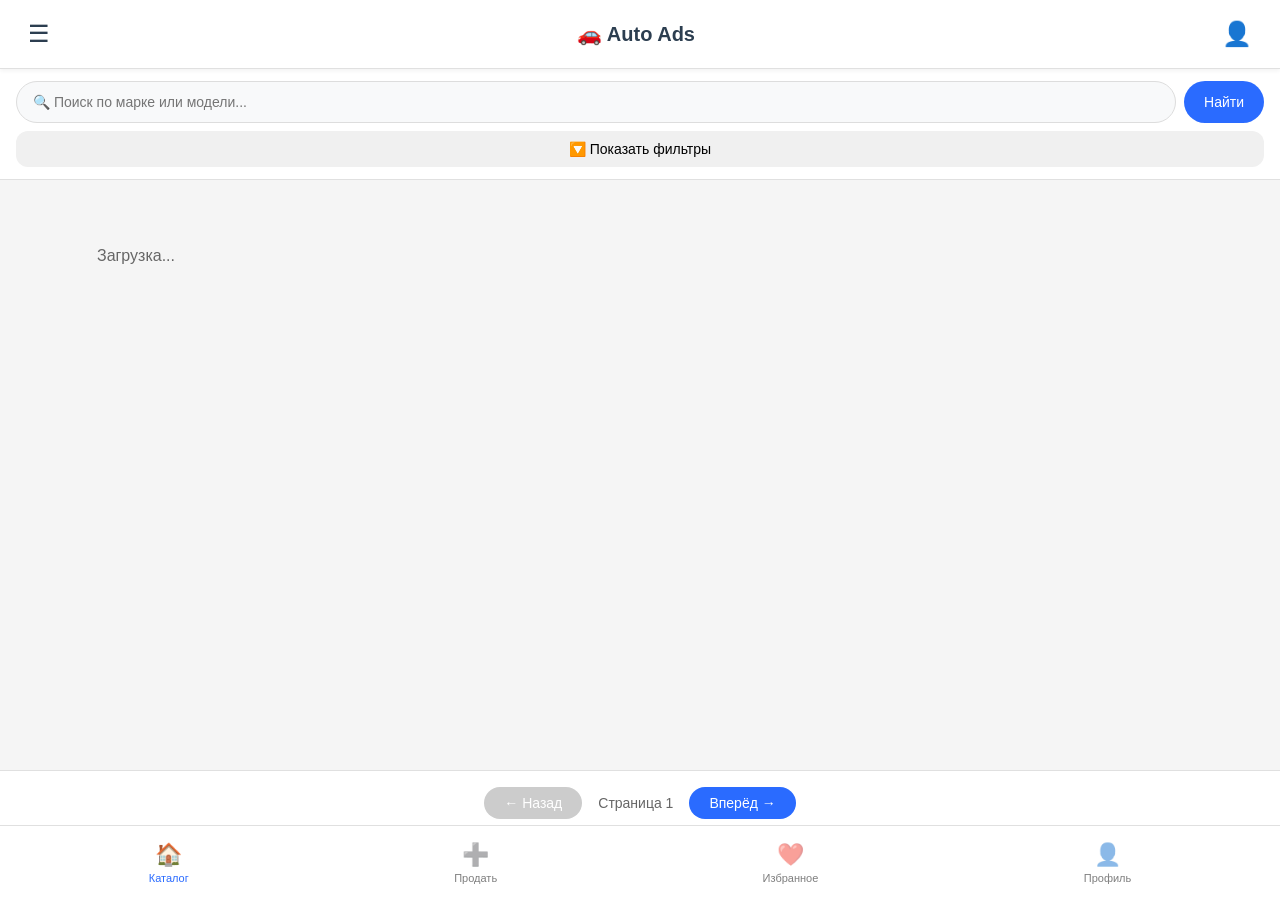
<file: mini_app/index.html>
<!DOCTYPE html>
<html lang="ru">
<head>
    <meta charset="UTF-8">
    <meta name="viewport" content="width=device-width, initial-scale=1.0, user-scalable=yes">
    <title>Auto Ads - Каталог автомобилей</title>
    <link rel="stylesheet" href="css/style.css">
    <script src="https://telegram.org/js/telegram-web-app.js"></script>
</head>
<body>
    <div class="app">
        <header class="header">
            <button class="menu-btn" id="menuBtn">☰</button>
            <h1>🚗 Auto Ads</h1>
            <button class="profile-btn" id="profileBtn">👤</button>
        </header>

        <div class="search-section">
            <div class="search-bar">
                <input type="text" id="searchInput" placeholder="🔍 Поиск по марке или модели..." autocomplete="off">
                <button id="searchBtn">Найти</button>
            </div>
            
            <button class="toggle-filters" id="toggleFilters">
                🔽 Показать фильтры
            </button>
            
            <div class="filters" id="filters" style="display: none;">
                <select id="brandFilter">
                    <option value="">Все марки</option>
                </select>
                <input type="text" id="modelFilter" placeholder="Модель">
                <div class="filter-row">
                    <input type="number" id="priceMin" placeholder="Цена от">
                    <input type="number" id="priceMax" placeholder="Цена до">
                </div>
                <div class="filter-row">
                    <input type="number" id="yearMin" placeholder="Год от">
                    <input type="number" id="yearMax" placeholder="Год до">
                </div>
                <button id="applyFilters" class="apply-btn">Применить фильтры</button>
            </div>
        </div>

        <div class="ads-grid" id="adsGrid">
            <div class="loading">Загрузка...</div>
        </div>

        <div class="pagination" id="pagination">
            <button class="prev-btn" id="prevPage" disabled>← Назад</button>
            <span class="page-info" id="pageInfo">Страница 1</span>
            <button class="next-btn" id="nextPage">Вперёд →</button>
        </div>

        <nav class="bottom-nav">
            <button class="nav-btn active" data-page="catalog">
                <span class="nav-icon">🏠</span>
                <span>Каталог</span>
            </button>
            <button class="nav-btn" data-page="add">
                <span class="nav-icon">➕</span>
                <span>Продать</span>
            </button>
            <button class="nav-btn" data-page="favorites">
                <span class="nav-icon">❤️</span>
                <span>Избранное</span>
            </button>
            <button class="nav-btn" data-page="profile">
                <span class="nav-icon">👤</span>
                <span>Профиль</span>
            </button>
        </nav>
    </div>

    <script src="js/api.js"></script>
    <script src="js/app.js"></script>
</body>
</html>
</file>
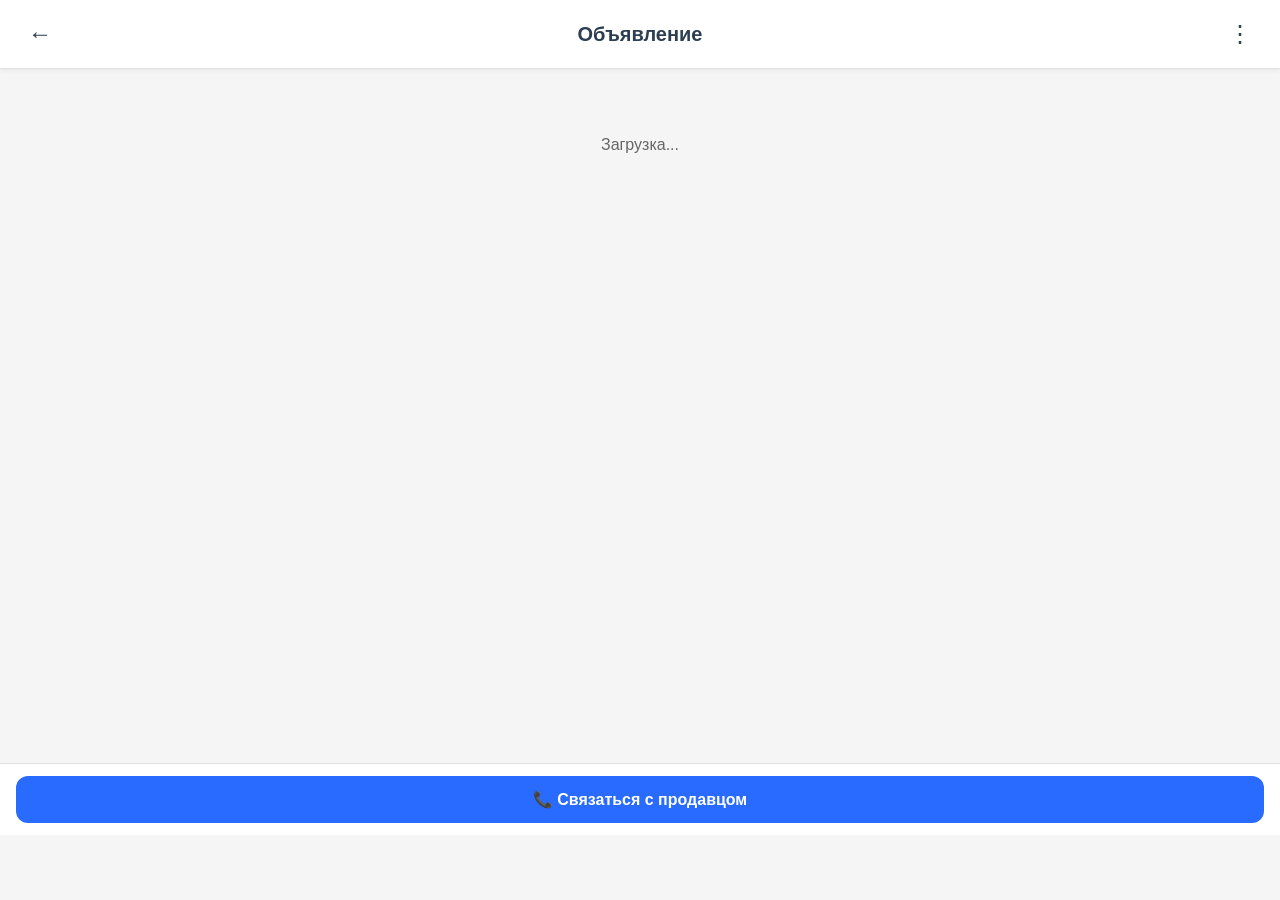
<file: mini_app/ad.html>
<!DOCTYPE html>
<html lang="ru">
<head>
    <meta charset="UTF-8">
    <meta name="viewport" content="width=device-width, initial-scale=1.0, user-scalable=yes">
    <title>Auto Ads - Детали объявления</title>
    <link rel="stylesheet" href="css/style.css">
    <script src="https://telegram.org/js/telegram-web-app.js"></script>
</head>
<body>
    <div class="app">
        <header class="header">
            <button class="back-btn" onclick="history.back()">←</button>
            <h1>Объявление</h1>
            <button class="menu-btn" id="menuBtn">⋮</button>
        </header>

        <div class="ad-detail" id="adDetail">
            <div class="loading">Загрузка...</div>
        </div>

        <div class="contact-bar">
            <button class="contact-btn" id="contactBtn">📞 Связаться с продавцом</button>
        </div>
    </div>

    <script src="js/api.js"></script>
    <script src="js/ad.js"></script>
</body>
</html>
</file>
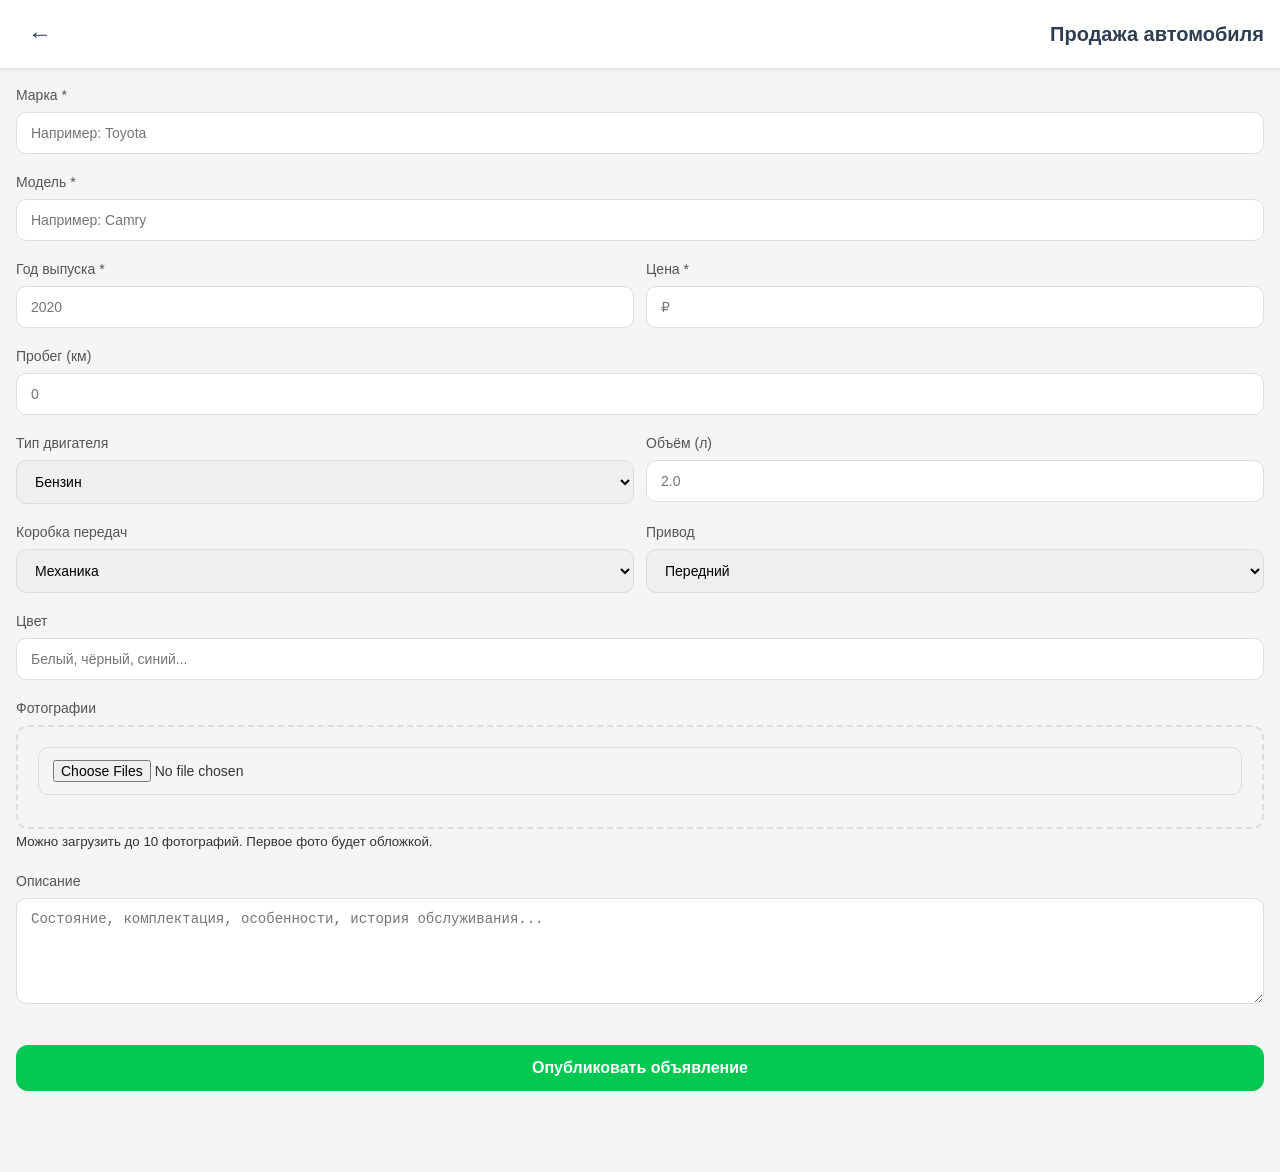
<file: mini_app/add-ad.html>
<!DOCTYPE html>
<html lang="ru">
<head>
    <meta charset="UTF-8">
    <meta name="viewport" content="width=device-width, initial-scale=1.0, user-scalable=yes">
    <title>Auto Ads - Добавить объявление</title>
    <link rel="stylesheet" href="css/style.css">
    <script src="https://telegram.org/js/telegram-web-app.js"></script>
</head>
<body>
    <div class="app">
        <header class="header">
            <button class="back-btn" onclick="history.back()">←</button>
            <h1>Продажа автомобиля</h1>
        </header>

        <form id="adForm" class="ad-form">
            <div class="form-group">
                <label>Марка *</label>
                <input type="text" id="brand" required placeholder="Например: Toyota">
            </div>

            <div class="form-group">
                <label>Модель *</label>
                <input type="text" id="model" required placeholder="Например: Camry">
            </div>

            <div class="form-row">
                <div class="form-group">
                    <label>Год выпуска *</label>
                    <input type="number" id="year" required min="1900" max="2026" placeholder="2020">
                </div>
                <div class="form-group">
                    <label>Цена *</label>
                    <input type="number" id="price" required placeholder="₽">
                </div>
            </div>

            <div class="form-group">
                <label>Пробег (км)</label>
                <input type="number" id="mileage" placeholder="0">
            </div>

            <div class="form-row">
                <div class="form-group">
                    <label>Тип двигателя</label>
                    <select id="engineType">
                        <option value="Бензин">Бензин</option>
                        <option value="Дизель">Дизель</option>
                        <option value="Электро">Электро</option>
                        <option value="Гибрид">Гибрид</option>
                    </select>
                </div>
                <div class="form-group">
                    <label>Объём (л)</label>
                    <input type="number" id="engineCapacity" step="0.1" placeholder="2.0">
                </div>
            </div>

            <div class="form-row">
                <div class="form-group">
                    <label>Коробка передач</label>
                    <select id="transmission">
                        <option value="Механика">Механика</option>
                        <option value="Автомат">Автомат</option>
                        <option value="Робот">Робот</option>
                        <option value="Вариатор">Вариатор</option>
                    </select>
                </div>
                <div class="form-group">
                    <label>Привод</label>
                    <select id="drive">
                        <option value="Передний">Передний</option>
                        <option value="Задний">Задний</option>
                        <option value="Полный">Полный</option>
                    </select>
                </div>
            </div>

            <div class="form-group">
                <label>Цвет</label>
                <input type="text" id="color" placeholder="Белый, чёрный, синий...">
            </div>

            <div class="form-group">
                <label>Фотографии</label>
                <div class="photo-upload" id="photoUpload">
                    <input type="file" id="photoInput" accept="image/*" multiple>
                    <div class="photo-preview" id="photoPreview"></div>
                </div>
                <small>Можно загрузить до 10 фотографий. Первое фото будет обложкой.</small>
            </div>

            <div class="form-group">
                <label>Описание</label>
                <textarea id="description" rows="5" placeholder="Состояние, комплектация, особенности, история обслуживания..."></textarea>
            </div>

            <button type="submit" class="submit-btn">Опубликовать объявление</button>
        </form>
    </div>

    <script src="js/api.js"></script>
    <script src="js/add-ad.js"></script>
</body>
</html>
</file>
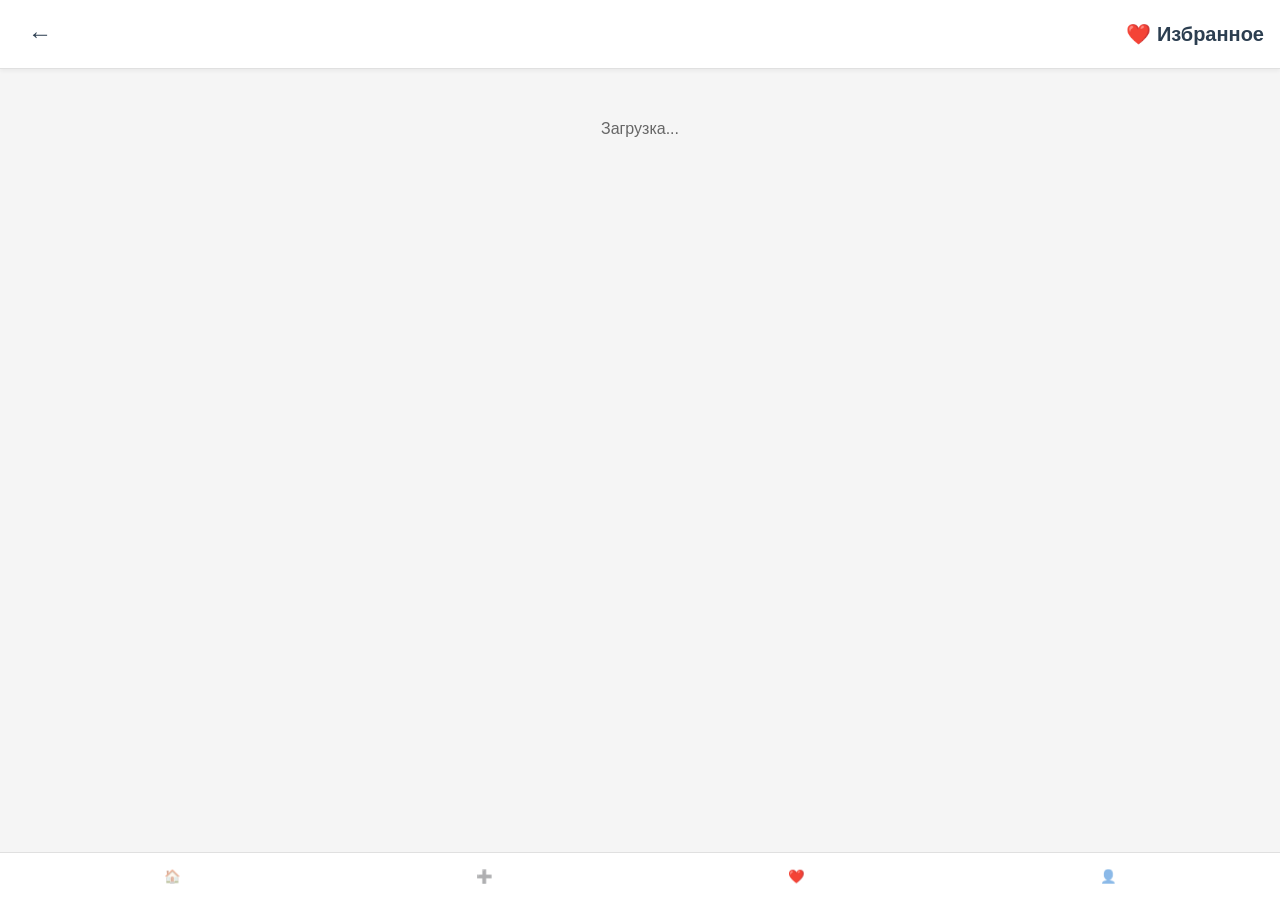
<file: mini_app/favorites.html>
<!DOCTYPE html>
<html lang="ru">
<head>
    <meta charset="UTF-8">
    <meta name="viewport" content="width=device-width, initial-scale=1.0, user-scalable=yes">
    <title>Auto Ads - Избранное</title>
    <link rel="stylesheet" href="css/style.css">
    <script src="https://telegram.org/js/telegram-web-app.js"></script>
</head>
<body>
    <div class="app">
        <header class="header">
            <button class="back-btn" onclick="history.back()">←</button>
            <h1>❤️ Избранное</h1>
        </header>

        <div class="favorites-list" id="favoritesList">
            <div class="loading">Загрузка...</div>
        </div>

        <nav class="bottom-nav">
            <button class="nav-btn" data-page="catalog">🏠</button>
            <button class="nav-btn" data-page="add">➕</button>
            <button class="nav-btn active" data-page="favorites">❤️</button>
            <button class="nav-btn" data-page="profile">👤</button>
        </nav>
    </div>

    <script src="js/api.js"></script>
    <script src="js/favorites.js"></script>
</body>
</html>
</file>
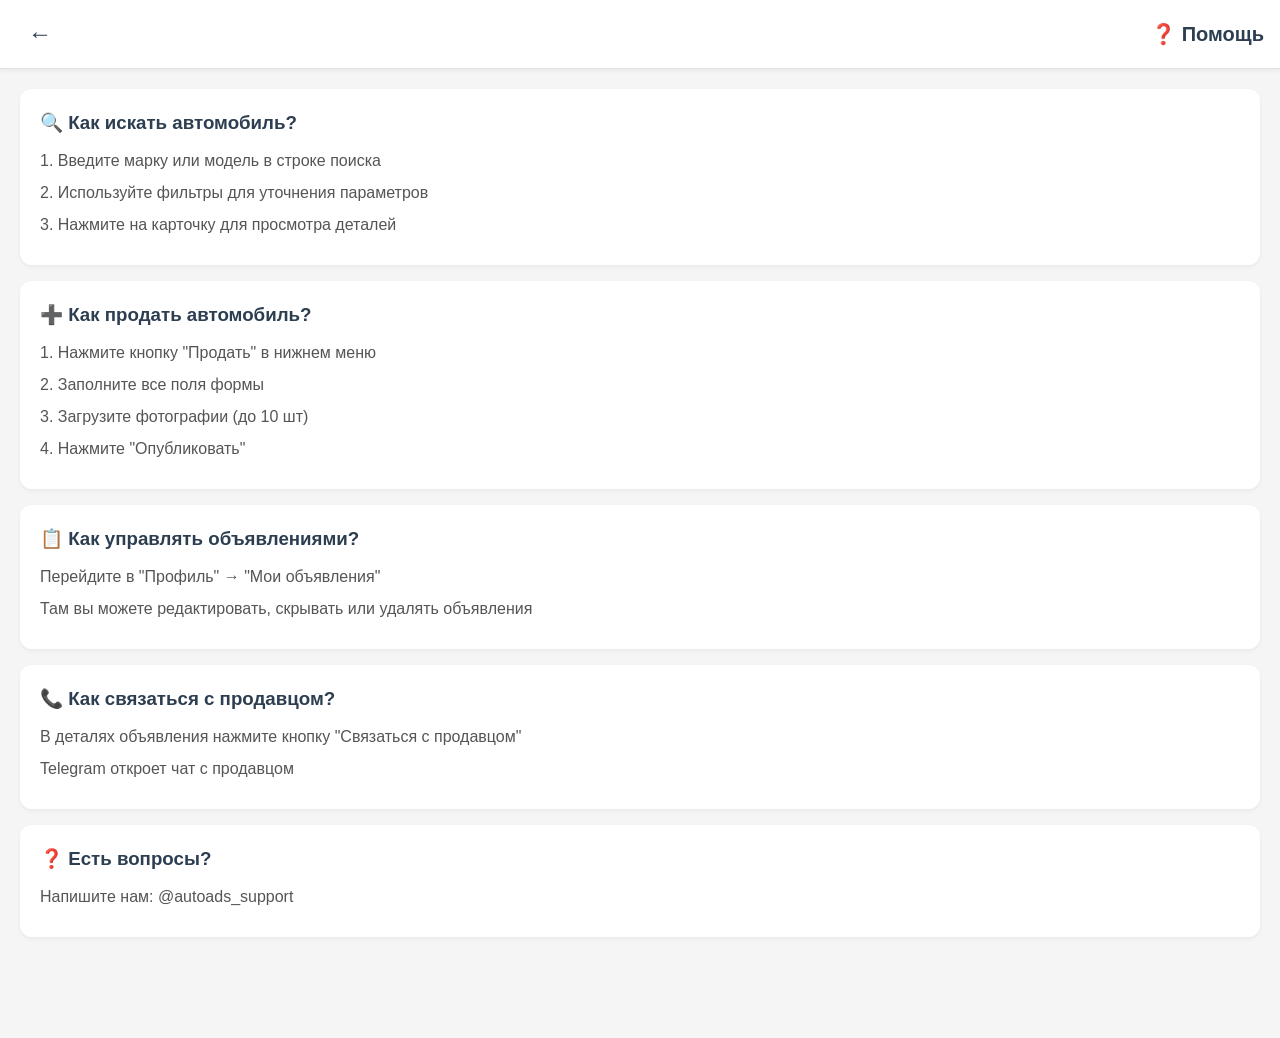
<file: mini_app/help.html>
<!DOCTYPE html>
<html lang="ru">
<head>
    <meta charset="UTF-8">
    <meta name="viewport" content="width=device-width, initial-scale=1.0, user-scalable=yes">
    <title>Auto Ads - Помощь</title>
    <link rel="stylesheet" href="css/style.css">
    <script src="https://telegram.org/js/telegram-web-app.js"></script>
</head>
<body>
    <div class="app">
        <header class="header">
            <button class="back-btn" onclick="history.back()">←</button>
            <h1>❓ Помощь</h1>
        </header>

        <div class="help-container">
            <div class="help-section">
                <h3>🔍 Как искать автомобиль?</h3>
                <p>1. Введите марку или модель в строке поиска</p>
                <p>2. Используйте фильтры для уточнения параметров</p>
                <p>3. Нажмите на карточку для просмотра деталей</p>
            </div>

            <div class="help-section">
                <h3>➕ Как продать автомобиль?</h3>
                <p>1. Нажмите кнопку "Продать" в нижнем меню</p>
                <p>2. Заполните все поля формы</p>
                <p>3. Загрузите фотографии (до 10 шт)</p>
                <p>4. Нажмите "Опубликовать"</p>
            </div>

            <div class="help-section">
                <h3>📋 Как управлять объявлениями?</h3>
                <p>Перейдите в "Профиль" → "Мои объявления"</p>
                <p>Там вы можете редактировать, скрывать или удалять объявления</p>
            </div>

            <div class="help-section">
                <h3>📞 Как связаться с продавцом?</h3>
                <p>В деталях объявления нажмите кнопку "Связаться с продавцом"</p>
                <p>Telegram откроет чат с продавцом</p>
            </div>

            <div class="help-section">
                <h3>❓ Есть вопросы?</h3>
                <p>Напишите нам: @autoads_support</p>
            </div>
        </div>
    </div>

    <script src="js/api.js"></script>
</body>
</html>
</file>
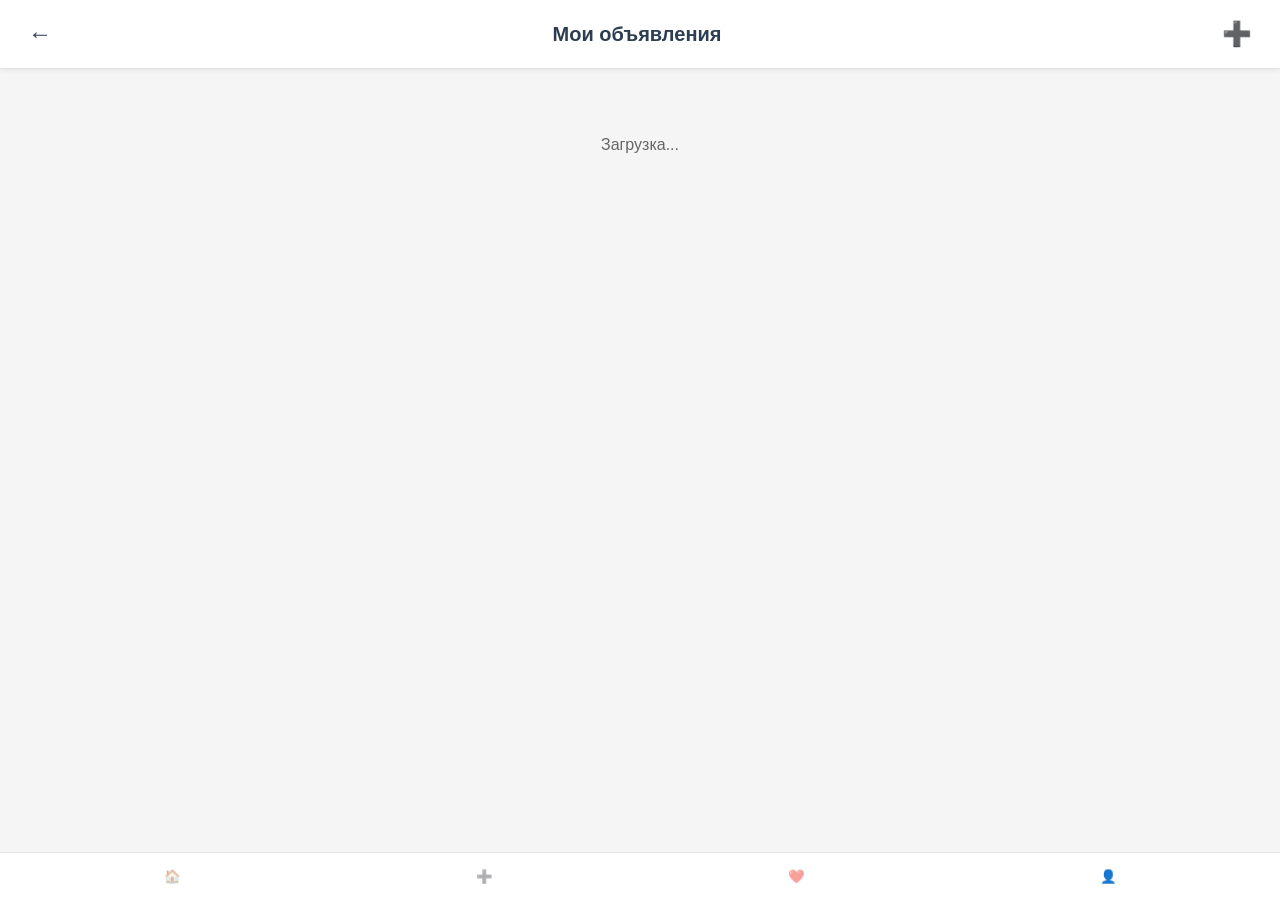
<file: mini_app/my-ads.html>
<!DOCTYPE html>
<html lang="ru">
<head>
    <meta charset="UTF-8">
    <meta name="viewport" content="width=device-width, initial-scale=1.0, user-scalable=yes">
    <title>Auto Ads - Мои объявления</title>
    <link rel="stylesheet" href="css/style.css">
    <script src="https://telegram.org/js/telegram-web-app.js"></script>
</head>
<body>
    <div class="app">
        <header class="header">
            <button class="back-btn" onclick="history.back()">←</button>
            <h1>Мои объявления</h1>
            <button class="add-btn" id="addBtn">➕</button>
        </header>

        <div class="my-ads-list" id="myAdsList">
            <div class="loading">Загрузка...</div>
        </div>

        <nav class="bottom-nav">
            <button class="nav-btn" data-page="catalog">🏠</button>
            <button class="nav-btn" data-page="add">➕</button>
            <button class="nav-btn" data-page="favorites">❤️</button>
            <button class="nav-btn active" data-page="profile">👤</button>
        </nav>
    </div>

    <script src="js/api.js"></script>
    <script src="js/my-ads.js"></script>
</body>
</html>
</file>
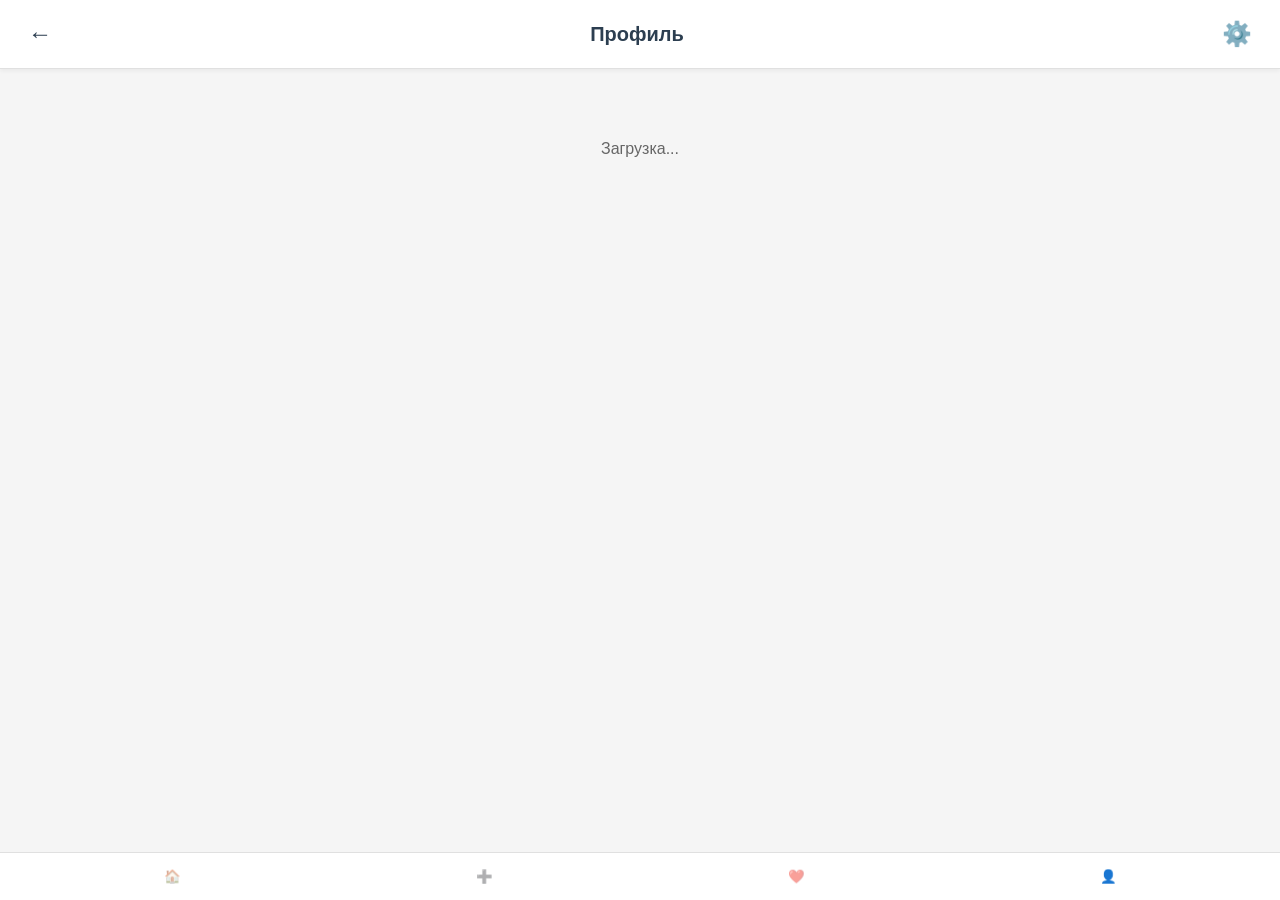
<file: mini_app/profile.html>
<!DOCTYPE html>
<html lang="ru">
<head>
    <meta charset="UTF-8">
    <meta name="viewport" content="width=device-width, initial-scale=1.0, user-scalable=yes">
    <title>Auto Ads - Профиль</title>
    <link rel="stylesheet" href="css/style.css">
    <script src="https://telegram.org/js/telegram-web-app.js"></script>
</head>
<body>
    <div class="app">
        <header class="header">
            <button class="back-btn" onclick="history.back()">←</button>
            <h1>Профиль</h1>
            <button class="settings-btn" id="settingsBtn">⚙️</button>
        </header>

        <div class="profile-container" id="profileContainer">
            <div class="loading">Загрузка...</div>
        </div>

        <nav class="bottom-nav">
            <button class="nav-btn" data-page="catalog">🏠</button>
            <button class="nav-btn" data-page="add">➕</button>
            <button class="nav-btn" data-page="favorites">❤️</button>
            <button class="nav-btn active" data-page="profile">👤</button>
        </nav>
    </div>

    <script src="js/api.js"></script>
    <script src="js/profile.js"></script>
</body>
</html>
</file>
<file: mini_app/css/style.css>
* {
    margin: 0;
    padding: 0;
    box-sizing: border-box;
}

:root {
    --primary: #2A6BFF;
    --primary-dark: #1E5AE8;
    --secondary: #FF6B2A;
    --success: #00C851;
    --danger: #ff4444;
    --warning: #ffbb33;
    --dark: #2c3e50;
    --light: #ecf0f1;
    --gray: #95a5a6;
    --white: #ffffff;
}

body {
    font-family: -apple-system, BlinkMacSystemFont, 'Segoe UI', Roboto, Helvetica, Arial, sans-serif;
    background: #f5f5f5;
    color: #333;
    line-height: 1.5;
}

.app {
    max-width: 100%;
    min-height: 100vh;
    display: flex;
    flex-direction: column;
    padding-bottom: 65px;
}

/* Header */
.header {
    background: var(--white);
    padding: 12px 16px;
    display: flex;
    justify-content: space-between;
    align-items: center;
    border-bottom: 1px solid #e0e0e0;
    position: sticky;
    top: 0;
    z-index: 100;
    box-shadow: 0 2px 4px rgba(0,0,0,0.05);
}

.header h1 {
    font-size: 20px;
    font-weight: 600;
    color: var(--dark);
}

.menu-btn, .profile-btn, .back-btn, .add-btn, .settings-btn {
    background: none;
    border: none;
    font-size: 24px;
    cursor: pointer;
    padding: 8px 12px;
    border-radius: 12px;
    transition: all 0.2s;
    color: var(--dark);
}

.menu-btn:hover, .profile-btn:hover, .back-btn:hover,
.add-btn:hover, .settings-btn:hover {
    background: #f0f0f0;
}

/* Search Section */
.search-section {
    padding: 12px 16px;
    background: var(--white);
    border-bottom: 1px solid #e0e0e0;
}

.search-bar {
    display: flex;
    gap: 8px;
    margin-bottom: 8px;
}

.search-bar input {
    flex: 1;
    padding: 12px 16px;
    border: 1px solid #ddd;
    border-radius: 24px;
    font-size: 14px;
    background: #f8f9fa;
    transition: all 0.2s;
}

.search-bar input:focus {
    outline: none;
    border-color: var(--primary);
    background: var(--white);
}

.search-bar button {
    padding: 12px 20px;
    background: var(--primary);
    color: white;
    border: none;
    border-radius: 24px;
    font-size: 14px;
    font-weight: 500;
    cursor: pointer;
    transition: background 0.2s;
}

.search-bar button:hover {
    background: var(--primary-dark);
}

.toggle-filters {
    width: 100%;
    padding: 10px;
    background: #f0f0f0;
    border: none;
    border-radius: 12px;
    font-size: 14px;
    cursor: pointer;
    transition: background 0.2s;
}

.toggle-filters:hover {
    background: #e0e0e0;
}

.filters {
    margin-top: 12px;
    padding: 16px;
    background: #f8f9fa;
    border-radius: 12px;
    animation: slideDown 0.3s ease;
}

@keyframes slideDown {
    from {
        opacity: 0;
        transform: translateY(-10px);
    }
    to {
        opacity: 1;
        transform: translateY(0);
    }
}

.filters select,
.filters input {
    width: 100%;
    margin-bottom: 10px;
    padding: 10px 12px;
    border: 1px solid #ddd;
    border-radius: 8px;
    font-size: 14px;
}

.filter-row {
    display: grid;
    grid-template-columns: 1fr 1fr;
    gap: 8px;
    margin-bottom: 10px;
}

.apply-btn {
    width: 100%;
    padding: 12px;
    background: var(--success);
    color: white;
    border: none;
    border-radius: 8px;
    font-size: 14px;
    font-weight: 500;
    cursor: pointer;
    transition: opacity 0.2s;
}

.apply-btn:hover {
    opacity: 0.9;
}

/* Ads Grid */
.ads-grid {
    flex: 1;
    padding: 16px;
    display: grid;
    grid-template-columns: repeat(auto-fill, minmax(160px, 1fr));
    gap: 12px;
}

.ad-card {
    background: var(--white);
    border-radius: 12px;
    overflow: hidden;
    box-shadow: 0 2px 8px rgba(0,0,0,0.1);
    cursor: pointer;
    transition: transform 0.2s, box-shadow 0.2s;
}

.ad-card:hover {
    transform: translateY(-2px);
    box-shadow: 0 4px 12px rgba(0,0,0,0.15);
}

.ad-card img {
    width: 100%;
    height: 140px;
    object-fit: cover;
    background: #f0f0f0;
}

.ad-info {
    padding: 12px;
}

.ad-info h3 {
    font-size: 15px;
    font-weight: 600;
    margin-bottom: 4px;
    white-space: nowrap;
    overflow: hidden;
    text-overflow: ellipsis;
}

.ad-year {
    font-size: 12px;
    color: #666;
    margin-bottom: 4px;
}

.ad-price {
    font-weight: bold;
    color: var(--primary);
    margin-bottom: 4px;
    font-size: 14px;
}

.ad-meta {
    font-size: 11px;
    color: #888;
    display: flex;
    justify-content: space-between;
}

/* Pagination */
.pagination {
    display: flex;
    justify-content: center;
    align-items: center;
    gap: 16px;
    padding: 16px;
    background: var(--white);
    border-top: 1px solid #e0e0e0;
}

.pagination button {
    padding: 8px 20px;
    background: var(--primary);
    color: white;
    border: none;
    border-radius: 24px;
    cursor: pointer;
    font-size: 14px;
    font-weight: 500;
    transition: background 0.2s;
}

.pagination button:hover:not(:disabled) {
    background: var(--primary-dark);
}

.pagination button:disabled {
    background: #ccc;
    cursor: not-allowed;
}

.page-info {
    font-size: 14px;
    color: #666;
}

/* Bottom Navigation */
.bottom-nav {
    display: flex;
    justify-content: space-around;
    padding: 8px 16px;
    background: var(--white);
    border-top: 1px solid #e0e0e0;
    position: fixed;
    bottom: 0;
    left: 0;
    right: 0;
    z-index: 100;
}

.nav-btn {
    background: none;
    border: none;
    display: flex;
    flex-direction: column;
    align-items: center;
    gap: 4px;
    padding: 8px 12px;
    border-radius: 12px;
    cursor: pointer;
    transition: all 0.2s;
    opacity: 0.5;
}

.nav-btn .nav-icon {
    font-size: 22px;
}

.nav-btn span:last-child {
    font-size: 11px;
    font-weight: 500;
}

.nav-btn.active {
    opacity: 1;
    color: var(--primary);
}

.nav-btn:hover {
    background: #f0f0f0;
}

/* Ad Detail */
.ad-detail {
    padding: 16px;
    flex: 1;
}

.ad-gallery {
    display: flex;
    overflow-x: auto;
    gap: 12px;
    margin-bottom: 20px;
    scroll-snap-type: x mandatory;
    -webkit-overflow-scrolling: touch;
}

.ad-gallery img {
    width: 100%;
    max-height: 300px;
    object-fit: cover;
    border-radius: 12px;
    scroll-snap-align: start;
    background: #f0f0f0;
}

.ad-detail-info {
    background: var(--white);
    border-radius: 16px;
    padding: 20px;
    margin-bottom: 16px;
    box-shadow: 0 2px 8px rgba(0,0,0,0.05);
}

.detail-row {
    display: flex;
    justify-content: space-between;
    padding: 12px 0;
    border-bottom: 1px solid #f0f0f0;
}

.detail-row:last-child {
    border-bottom: none;
}

.detail-label {
    color: #666;
    font-size: 14px;
}

.detail-value {
    font-weight: 500;
    color: var(--dark);
}

.description-text {
    margin-top: 12px;
    padding-top: 12px;
    border-top: 1px solid #f0f0f0;
    line-height: 1.6;
    color: #555;
}

.contact-bar {
    padding: 12px 16px;
    background: var(--white);
    border-top: 1px solid #e0e0e0;
    position: sticky;
    bottom: 65px;
}

.contact-btn {
    width: 100%;
    padding: 14px;
    background: var(--primary);
    color: white;
    border: none;
    border-radius: 12px;
    font-size: 16px;
    font-weight: 600;
    cursor: pointer;
    transition: background 0.2s;
}

.contact-btn:hover {
    background: var(--primary-dark);
}

/* Form */
.ad-form {
    padding: 16px;
}

.form-group {
    margin-bottom: 18px;
}

.form-group label {
    display: block;
    margin-bottom: 6px;
    font-size: 14px;
    font-weight: 500;
    color: #555;
}

.form-group input,
.form-group select,
.form-group textarea {
    width: 100%;
    padding: 12px 14px;
    border: 1px solid #ddd;
    border-radius: 10px;
    font-size: 14px;
    transition: border-color 0.2s;
}

.form-group input:focus,
.form-group select:focus,
.form-group textarea:focus {
    outline: none;
    border-color: var(--primary);
}

.form-row {
    display: grid;
    grid-template-columns: 1fr 1fr;
    gap: 12px;
}

.photo-upload {
    border: 2px dashed #ddd;
    border-radius: 12px;
    padding: 20px;
    text-align: center;
    cursor: pointer;
    transition: border-color 0.2s;
}

.photo-upload:hover {
    border-color: var(--primary);
}

.photo-preview {
    display: flex;
    flex-wrap: wrap;
    gap: 8px;
    margin-top: 12px;
}

.photo-preview img {
    width: 80px;
    height: 80px;
    object-fit: cover;
    border-radius: 8px;
    cursor: pointer;
    position: relative;
}

.photo-preview .remove-photo {
    position: absolute;
    top: -8px;
    right: -8px;
    background: var(--danger);
    color: white;
    border-radius: 50%;
    width: 20px;
    height: 20px;
    display: flex;
    align-items: center;
    justify-content: center;
    font-size: 12px;
    cursor: pointer;
}

.submit-btn {
    width: 100%;
    padding: 14px;
    background: var(--success);
    color: white;
    border: none;
    border-radius: 12px;
    font-size: 16px;
    font-weight: 600;
    cursor: pointer;
    margin-top: 16px;
    transition: opacity 0.2s;
}

.submit-btn:hover {
    opacity: 0.9;
}

/* Profile */
.profile-container {
    padding: 20px;
}

.profile-header {
    text-align: center;
    margin-bottom: 24px;
}

.profile-avatar {
    width: 80px;
    height: 80px;
    background: var(--primary);
    border-radius: 50%;
    display: flex;
    align-items: center;
    justify-content: center;
    margin: 0 auto 12px;
    font-size: 40px;
    color: white;
}

.profile-name {
    font-size: 20px;
    font-weight: 600;
    margin-bottom: 4px;
}

.profile-username {
    color: #666;
    font-size: 14px;
}

.stats-grid {
    display: grid;
    grid-template-columns: repeat(3, 1fr);
    gap: 12px;
    margin-bottom: 24px;
}

.stat-card {
    background: var(--white);
    padding: 16px;
    border-radius: 12px;
    text-align: center;
    box-shadow: 0 2px 4px rgba(0,0,0,0.05);
}

.stat-value {
    font-size: 24px;
    font-weight: bold;
    color: var(--primary);
}

.stat-label {
    font-size: 12px;
    color: #666;
    margin-top: 4px;
}

.profile-menu {
    background: var(--white);
    border-radius: 12px;
    overflow: hidden;
}

.menu-item {
    display: flex;
    justify-content: space-between;
    align-items: center;
    padding: 16px;
    border-bottom: 1px solid #f0f0f0;
    cursor: pointer;
    transition: background 0.2s;
}

.menu-item:hover {
    background: #f8f9fa;
}

.menu-item:last-child {
    border-bottom: none;
}

/* My Ads List */
.my-ads-list {
    padding: 16px;
}

.my-ad-card {
    background: var(--white);
    border-radius: 12px;
    margin-bottom: 12px;
    overflow: hidden;
    box-shadow: 0 2px 4px rgba(0,0,0,0.05);
}

.my-ad-content {
    display: flex;
    gap: 12px;
    padding: 12px;
}

.my-ad-image {
    width: 80px;
    height: 80px;
    object-fit: cover;
    border-radius: 8px;
}

.my-ad-info {
    flex: 1;
}

.my-ad-title {
    font-weight: 600;
    margin-bottom: 4px;
}

.my-ad-price {
    color: var(--primary);
    font-weight: bold;
    margin-bottom: 4px;
}

.my-ad-status {
    font-size: 12px;
    padding: 2px 8px;
    border-radius: 12px;
    display: inline-block;
}

.status-active {
    background: #e8f5e9;
    color: var(--success);
}

.status-inactive {
    background: #ffebee;
    color: var(--danger);
}

.my-ad-actions {
    display: flex;
    gap: 8px;
    padding: 12px;
    border-top: 1px solid #f0f0f0;
}

.my-ad-actions button {
    flex: 1;
    padding: 8px;
    border: none;
    border-radius: 8px;
    cursor: pointer;
    font-size: 13px;
}

.edit-btn {
    background: #f0f0f0;
    color: #666;
}

.delete-btn {
    background: #ffebee;
    color: var(--danger);
}

/* Help Section */
.help-container {
    padding: 20px;
}

.help-section {
    background: var(--white);
    border-radius: 12px;
    padding: 20px;
    margin-bottom: 16px;
    box-shadow: 0 2px 4px rgba(0,0,0,0.05);
}

.help-section h3 {
    margin-bottom: 12px;
    color: var(--dark);
}

.help-section p {
    margin-bottom: 8px;
    color: #555;
    line-height: 1.5;
}

/* Loading & Error */
.loading {
    text-align: center;
    padding: 48px;
    color: #666;
}

.error {
    text-align: center;
    padding: 48px;
    color: var(--danger);
}

.no-ads {
    text-align: center;
    padding: 48px;
    color: #666;
}

/* Responsive */
@media (min-width: 768px) {
    .ads-grid {
        grid-template-columns: repeat(4, 1fr);
    }
    
    .ad-card img {
        height: 160px;
    }
}

@media (min-width: 1024px) {
    .ads-grid {
        grid-template-columns: repeat(5, 1fr);
    }
}
</file>
